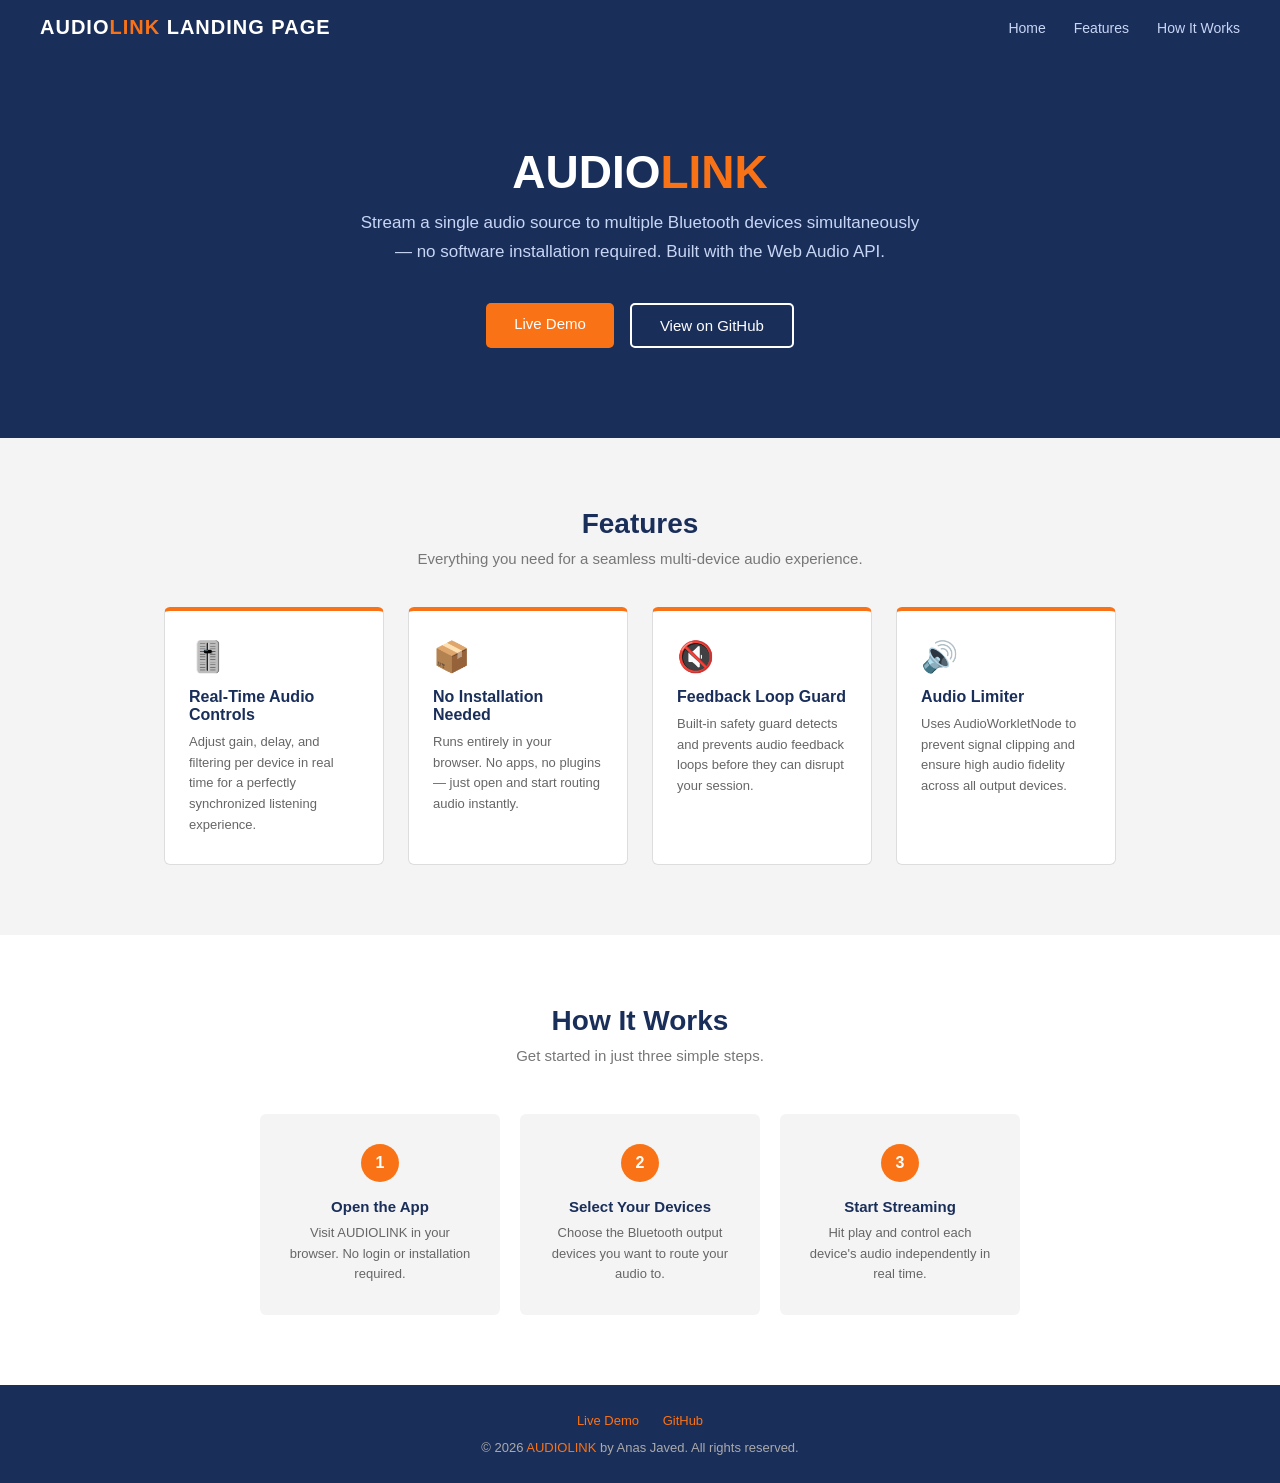
<file: index.html>
<!doctype html>
<html lang="en">
  <head>
    <meta charset="UTF-8" />
    <meta name="viewport" content="width=device-width, initial-scale=1.0" />
    <title>AUDIOLINK - Landing Page</title>
    <link rel="stylesheet" href="style.css" />
  </head>
  <body>
    <!-- Navbar -->
    <nav>
      <div class="logo">AUDIO<span>LINK</span> LANDING PAGE</div>
      <ul>
        <li><a href="#hero">Home</a></li>
        <li><a href="#features">Features</a></li>
        <li><a href="#how-it-works">How It Works</a></li>
      </ul>
    </nav>

    <header>
      <section id="hero">
        <h1>AUDIO<span>LINK</span></h1>
        <p>
          Stream a single audio source to multiple Bluetooth devices
          simultaneously — no software installation required. Built with the Web
          Audio API.
        </p>
        <div class="hero-buttons">
          <a
            href="https://anasjaved28.github.io/AUDIO_LINK/"
            target="_blank"
            class="btn-orange"
            >Live Demo</a
          >
          <a
            href="https://github.com/anasjaved28/AUDIO_LINK"
            target="_blank"
            class="btn-outline"
            >View on GitHub</a
          >
        </div>
      </section>
    </header>

    <main>
      <section id="features">
        <h2>Features</h2>
        <p class="subtitle">
          Everything you need for a seamless multi-device audio experience.
        </p>
        <div class="features-grid">
          <div class="feature-card">
            <div class="icon">🎚️</div>
            <h3>Real-Time Audio Controls</h3>
            <p>
              Adjust gain, delay, and filtering per device in real time for a
              perfectly synchronized listening experience.
            </p>
          </div>

          <div class="feature-card">
            <div class="icon">📦</div>
            <h3>No Installation Needed</h3>
            <p>
              Runs entirely in your browser. No apps, no plugins — just open and
              start routing audio instantly.
            </p>
          </div>

          <div class="feature-card">
            <div class="icon">🔇</div>
            <h3>Feedback Loop Guard</h3>
            <p>
              Built-in safety guard detects and prevents audio feedback loops
              before they can disrupt your session.
            </p>
          </div>

          <div class="feature-card">
            <div class="icon">🔊</div>
            <h3>Audio Limiter</h3>
            <p>
              Uses AudioWorkletNode to prevent signal clipping and ensure high
              audio fidelity across all output devices.
            </p>
          </div>
        </div>
      </section>

      <!-- How It Works -->
      <section id="how-it-works">
        <h2>How It Works</h2>
        <p class="subtitle">Get started in just three simple steps.</p>
        <div class="steps">
          <div class="step">
            <div class="step-number">1</div>
            <h3>Open the App</h3>
            <p>
              Visit AUDIOLINK in your browser. No login or installation
              required.
            </p>
          </div>

          <div class="step">
            <div class="step-number">2</div>
            <h3>Select Your Devices</h3>
            <p>
              Choose the Bluetooth output devices you want to route your audio
              to.
            </p>
          </div>

          <div class="step">
            <div class="step-number">3</div>
            <h3>Start Streaming</h3>
            <p>
              Hit play and control each device's audio independently in real
              time.
            </p>
          </div>
        </div>
      </section>
    </main>

    <footer>
      <div class="footer-links">
        <a href="https://anasjaved28.github.io/AUDIO_LINK/" target="_blank"
          >Live Demo</a
        >
        <a href="https://github.com/anasjaved28/AUDIO_LINK" target="_blank"
          >GitHub</a
        >
      </div>
      <p>© 2026 <span>AUDIOLINK</span> by Anas Javed. All rights reserved.</p>
    </footer>
  </body>
</html>
</file>
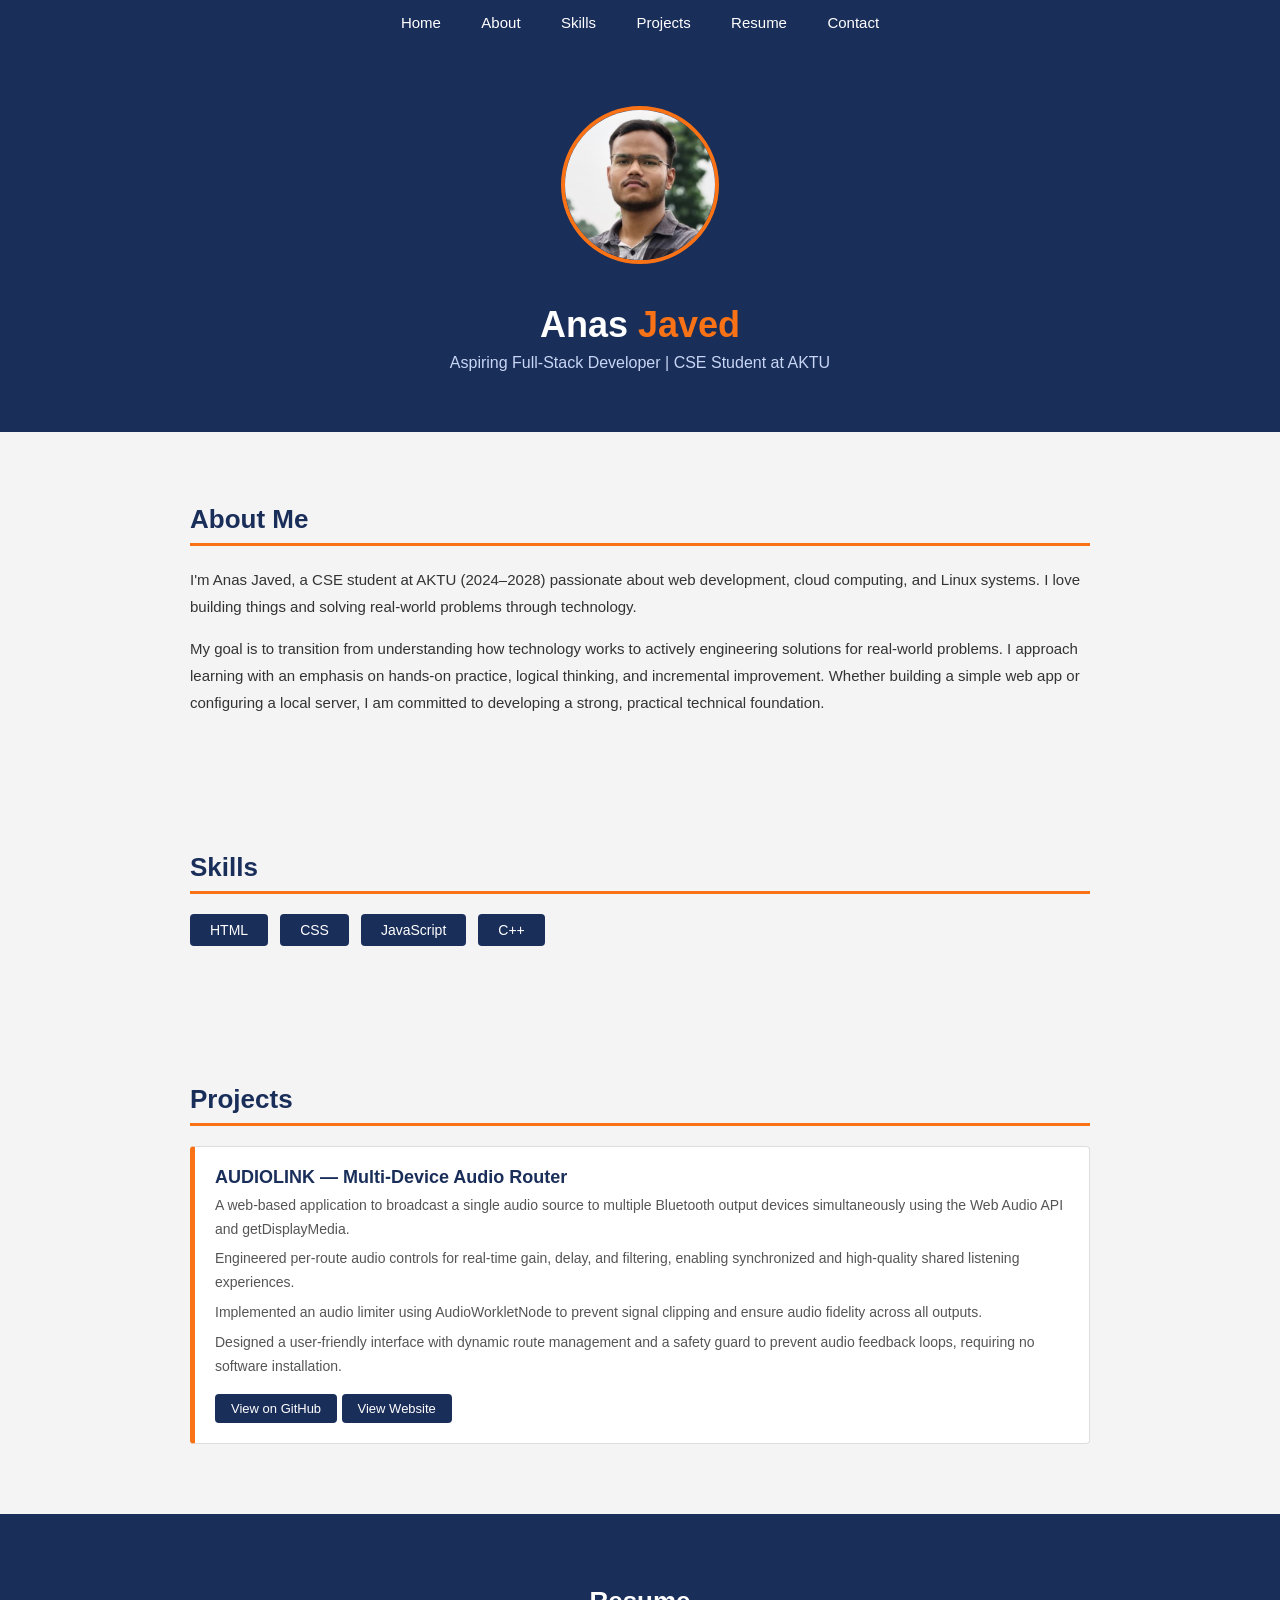
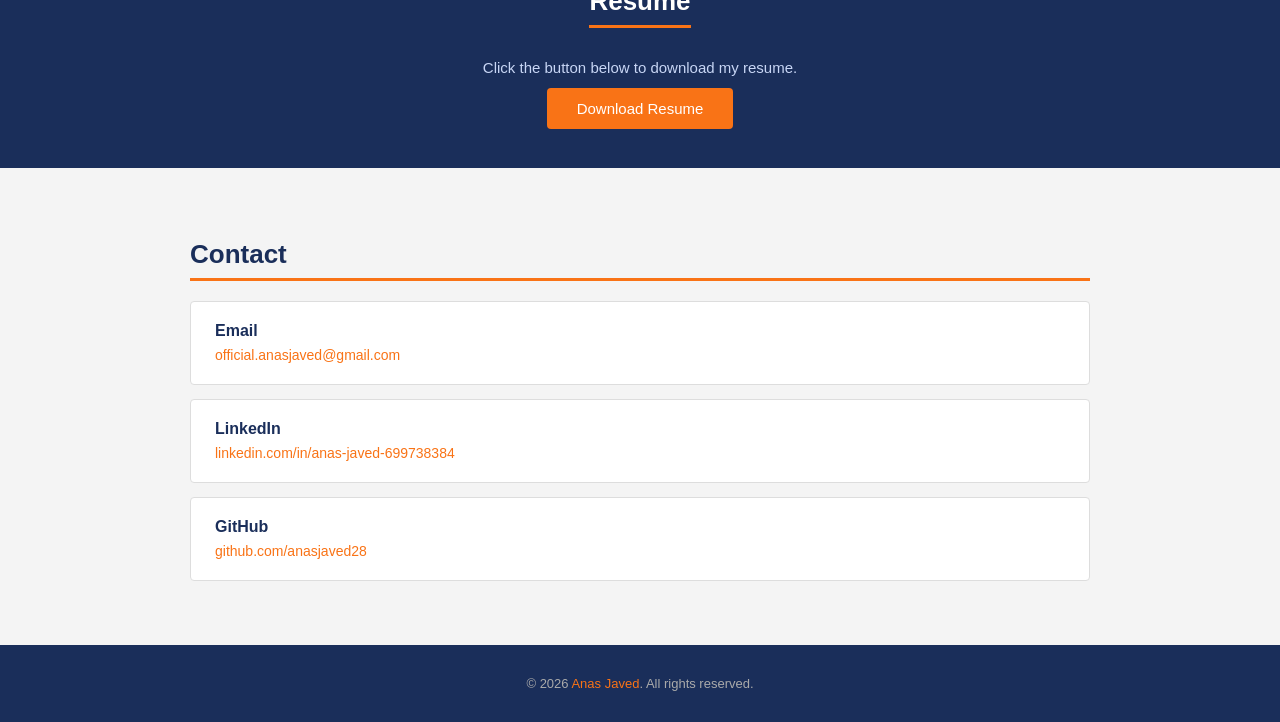
<file: task1/index.html>
<!doctype html>
<html lang="en">
  <head>
    <meta charset="UTF-8" />
    <meta name="viewport" content="width=device-width, initial-scale=1.0" />
    <title>Anas Javed - Portfolio</title>
    <link rel="stylesheet" href="style.css" />
  </head>
  <body>
    <!-- Navbar -->
    <nav class="navbar">
      <a href="#home">Home</a>
      <a href="#about">About</a>
      <a href="#skills">Skills</a>
      <a href="#projects">Projects</a>
      <a href="#resume">Resume</a>
      <a href="#contact">Contact</a>
    </nav>

    <header>
      <section id="home">
        <img
          class="photo-placeholder"
          src="assets/photo.jpeg"
          alt="Anas Javed"
        />
        <h1>Anas <span>Javed</span></h1>
        <p>Aspiring Full-Stack Developer | CSE Student at AKTU</p>
      </section>
    </header>

    <main>
      <section id="about">
        <h2>About Me</h2>
        <p>
          I'm Anas Javed, a CSE student at AKTU (2024–2028) passionate about web
          development, cloud computing, and Linux systems. I love building
          things and solving real-world problems through technology.
        </p>
        <p>
          My goal is to transition from understanding how technology works to
          actively engineering solutions for real-world problems. I approach
          learning with an emphasis on hands-on practice, logical thinking, and
          incremental improvement. Whether building a simple web app or
          configuring a local server, I am committed to developing a strong,
          practical technical foundation.
        </p>
      </section>

      <section id="skills">
        <h2>Skills</h2>
        <ul class="skills-list">
          <li>HTML</li>
          <li>CSS</li>
          <li>JavaScript</li>
          <li>C++</li>
        </ul>
      </section>

      <section id="projects">
        <h2>Projects</h2>
        <article class="project-box">
          <h3>AUDIOLINK — Multi-Device Audio Router</h3>
          <p>
            A web-based application to broadcast a single audio source to
            multiple Bluetooth output devices simultaneously using the Web Audio
            API and getDisplayMedia.
          </p>
          <p>
            Engineered per-route audio controls for real-time gain, delay, and
            filtering, enabling synchronized and high-quality shared listening
            experiences.
          </p>
          <p>
            Implemented an audio limiter using AudioWorkletNode to prevent
            signal clipping and ensure audio fidelity across all outputs.
          </p>
          <p>
            Designed a user-friendly interface with dynamic route management and
            a safety guard to prevent audio feedback loops, requiring no
            software installation.
          </p>
          <a href="https://github.com/anasjaved28/AUDIO_LINK" target="_blank"
            >View on GitHub</a
          >
          <a href="https://anasjaved28.github.io/AUDIO_LINK/" target="_blank"
            >View Website</a
          >
        </article>
      </section>

      <section id="resume">
        <h2>Resume</h2>
        <p>Click the button below to download my resume.</p>
        <a href="assets/Resume.pdf" target="_blank" download="Resume.pdf"
          >Download Resume</a
        >
      </section>

      <section id="contact">
        <h2>Contact</h2>

        <div class="contact-box">
          <h3>Email</h3>
          <a
            href="https://mail.google.com/mail/?view=cm&fs=1&to=official.anasjaved@gmail.com"
            target="_blank"
            rel="noopener"
          >
            official.anasjaved@gmail.com
          </a>
        </div>

        <div class="contact-box">
          <h3>LinkedIn</h3>
          <a
            href="https://www.linkedin.com/in/anas-javed-699738384/?skipRedirect=true"
            target="_blank"
            >linkedin.com/in/anas-javed-699738384</a
          >
        </div>

        <div class="contact-box">
          <h3>GitHub</h3>
          <a href="https://github.com/anasjaved28" target="_blank"
            >github.com/anasjaved28</a
          >
        </div>
      </section>
    </main>

    <footer>
      <p>© 2026 <span>Anas Javed</span>. All rights reserved.</p>
    </footer>
  </body>
</html>
</file>
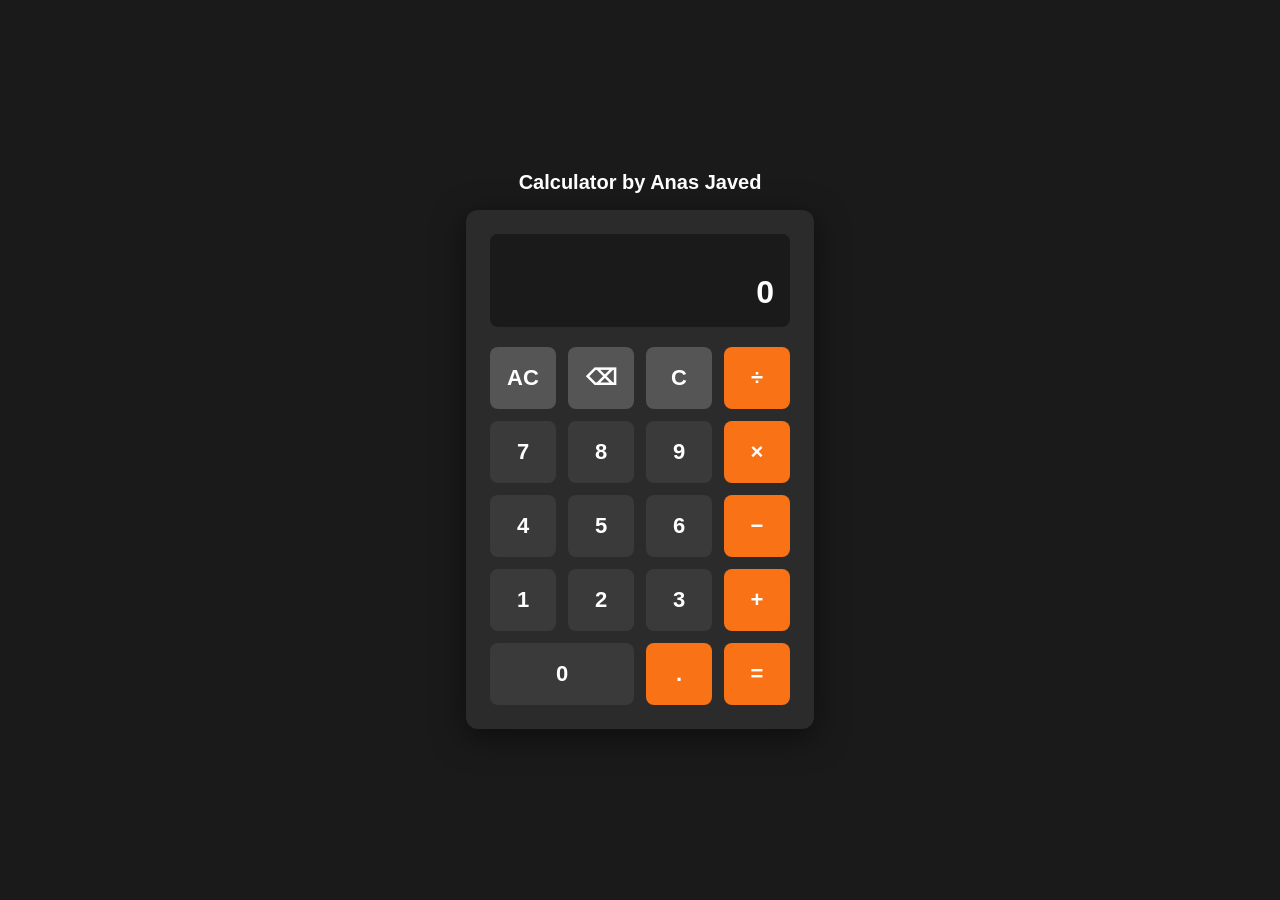
<file: task3/index.html>
<!doctype html>
<html lang="en">
  <head>
    <meta charset="UTF-8" />
    <meta name="viewport" content="width=device-width, initial-scale=1.0" />
    <title>Calculator</title>
    <link rel="stylesheet" href="style.css" />
    <script src="script.js" defer></script>
  </head>
  <body>
    <h1 class="calculator-title">Calculator by Anas Javed</h1>
    <div class="calculator">
      <div class="display">
        <div class="expression" id="expression"></div>
        <div class="result" id="result">0</div>
      </div>

      <!-- Buttons -->
      <div class="buttons">
        <button class="btn-clear" onclick="clearAll()">AC</button>
        <button class="btn-clear" onclick="deleteLast()">⌫</button>
        <button class="btn-clear" onclick="clearAll()">C</button>
        <button class="btn-op" onclick="appendToDisplay('/')">÷</button>

        <button class="btn-num" onclick="appendToDisplay('7')">7</button>
        <button class="btn-num" onclick="appendToDisplay('8')">8</button>
        <button class="btn-num" onclick="appendToDisplay('9')">9</button>
        <button class="btn-op" onclick="appendToDisplay('*')">×</button>

        <button class="btn-num" onclick="appendToDisplay('4')">4</button>
        <button class="btn-num" onclick="appendToDisplay('5')">5</button>
        <button class="btn-num" onclick="appendToDisplay('6')">6</button>
        <button class="btn-op" onclick="appendToDisplay('-')">−</button>

        <button class="btn-num" onclick="appendToDisplay('1')">1</button>
        <button class="btn-num" onclick="appendToDisplay('2')">2</button>
        <button class="btn-num" onclick="appendToDisplay('3')">3</button>
        <button class="btn-op" onclick="appendToDisplay('+')">+</button>

        <button class="btn-num btn-zero" onclick="appendToDisplay('0')">
          0
        </button>
        <button class="btn-op" onclick="appendToDisplay('.')">.</button>
        <button class="btn-eq" onclick="calculate()">=</button>
      </div>
    </div>
  </body>
</html>
</file>
<file: style.css>
* {
  margin: 0;
  padding: 0;
  box-sizing: border-box;
}

body {
  font-family: Arial, sans-serif;
  color: #333;
  background-color: #fff;
}

/* ── Navbar ── */
nav {
  background-color: #1a2e5a;
  padding: 16px 40px;
  display: flex;
  justify-content: space-between;
  align-items: center;
  position: sticky;
  top: 0;
}

nav .logo {
  color: white;
  font-size: 20px;
  font-weight: bold;
  letter-spacing: 1px;
}

nav .logo span {
  color: #f97316;
}

nav ul {
  list-style: none;
  display: flex;
  gap: 28px;
}

nav ul a {
  color: #c8d6f5;
  text-decoration: none;
  font-size: 14px;
}

nav ul a:hover {
  color: #f97316;
}

/* ── Hero ── */
#hero {
  background-color: #1a2e5a;
  color: white;
  text-align: center;
  padding: 90px 20px;
}

#hero h1 {
  font-size: 46px;
  margin-bottom: 10px;
}

#hero h1 span {
  color: #f97316;
}

#hero p {
  font-size: 17px;
  color: #c8d6f5;
  max-width: 560px;
  margin: 0 auto 36px;
  line-height: 1.7;
}

.hero-buttons {
  display: flex;
  justify-content: center;
  gap: 16px;
  flex-wrap: wrap;
}

.btn-orange {
  background-color: #f97316;
  color: white;
  padding: 12px 28px;
  text-decoration: none;
  border-radius: 5px;
  font-size: 15px;
}

.btn-orange:hover {
  background-color: #e06010;
}

.btn-outline {
  background-color: transparent;
  color: white;
  padding: 12px 28px;
  text-decoration: none;
  border-radius: 5px;
  font-size: 15px;
  border: 2px solid white;
}

.btn-outline:hover {
  background-color: rgba(255, 255, 255, 0.1);
}

/* ── Features ── */
#features {
  padding: 70px 40px;
  background-color: #f4f4f4;
  text-align: center;
}

#features h2 {
  font-size: 28px;
  color: #1a2e5a;
  margin-bottom: 10px;
}

#features .subtitle {
  color: #777;
  font-size: 15px;
  margin-bottom: 40px;
}

.features-grid {
  display: flex;
  flex-wrap: wrap;
  gap: 24px;
  justify-content: center;
  max-width: 1000px;
  margin: 0 auto;
}

.feature-card {
  background-color: white;
  border: 1px solid #ddd;
  border-top: 4px solid #f97316;
  border-radius: 6px;
  padding: 28px 24px;
  width: 220px;
  text-align: left;
}

.feature-card .icon {
  font-size: 30px;
  margin-bottom: 14px;
}

.feature-card h3 {
  font-size: 16px;
  color: #1a2e5a;
  margin-bottom: 8px;
}

.feature-card p {
  font-size: 13px;
  color: #666;
  line-height: 1.6;
}

/* ── How It Works ── */
#how-it-works {
  padding: 70px 40px;
  text-align: center;
}

#how-it-works h2 {
  font-size: 28px;
  color: #1a2e5a;
  margin-bottom: 10px;
}

#how-it-works .subtitle {
  color: #777;
  font-size: 15px;
  margin-bottom: 50px;
}

.steps {
  display: flex;
  flex-wrap: wrap;
  justify-content: center;
  gap: 20px;
  max-width: 900px;
  margin: 0 auto;
}

.step {
  background-color: #f4f4f4;
  border-radius: 6px;
  padding: 30px 24px;
  width: 240px;
  text-align: center;
  position: relative;
}

.step-number {
  background-color: #f97316;
  color: white;
  width: 38px;
  height: 38px;
  border-radius: 50%;
  font-size: 16px;
  font-weight: bold;
  display: flex;
  align-items: center;
  justify-content: center;
  margin: 0 auto 16px;
}

.step h3 {
  font-size: 15px;
  color: #1a2e5a;
  margin-bottom: 8px;
}

.step p {
  font-size: 13px;
  color: #666;
  line-height: 1.6;
}

/* ── Footer ── */
footer {
  background-color: #1a2e5a;
  color: #aaa;
  text-align: center;
  padding: 28px 20px;
  font-size: 13px;
}

footer a {
  color: #f97316;
  text-decoration: none;
  margin: 0 10px;
}

footer a:hover {
  text-decoration: underline;
}

footer .footer-links {
  margin-bottom: 12px;
}

footer span {
  color: #f97316;
}
</file>
<file: task1/style.css>
body {
  font-family: Arial, sans-serif;
  margin: 0;
  padding: 0;
  background-color: #f4f4f4;
  color: #333;
}

/* navbar */
nav {
  background-color: #1a2e5a;
  padding: 14px 0;
  text-align: center;
  position: sticky;
  top: 0;
  z-index: 1000;
}

nav a {
  color: white;
  text-decoration: none;
  margin: 0 18px;
  font-size: 15px;
}

nav a:hover {
  color: #f97316;
}

/* header */
#home {
  background-color: #1a2e5a;
  color: white;
  text-align: center;
  padding: 60px 20px;
}

.photo-placeholder {
  width: 150px;
  height: 150px;
  border-radius: 50%;
  border: 4px solid #f97316;
  background-color: #2a4494;
  display: inline-flex;
  align-items: center;
  justify-content: center;
  color: #aac4ff;
  font-size: 13px;
  margin-bottom: 20px;
}

#home h1 {
  font-size: 36px;
  margin: 16px 0 8px;
}

#home h1 span {
  color: #f97316;
}

#home p {
  font-size: 16px;
  color: #c8d6f5;
  margin: 0;
}

/* main sections */
main section {
  padding: 50px 40px;
  max-width: 900px;
  margin: 0 auto;
}

main section h2 {
  font-size: 26px;
  color: #1a2e5a;
  border-bottom: 3px solid #f97316;
  padding-bottom: 8px;
  margin-bottom: 20px;
}

/* about */
#about p {
  font-size: 15px;
  line-height: 1.8;
}

/* skills */
.skills-list {
  display: flex;
  flex-wrap: wrap;
  gap: 12px;
  padding: 0;
  list-style: none;
}

.skills-list li {
  background-color: #1a2e5a;
  color: white;
  padding: 8px 20px;
  border-radius: 4px;
  font-size: 14px;
}

/* projects */
.project-box {
  background-color: white;
  border: 1px solid #ddd;
  border-left: 5px solid #f97316;
  padding: 20px;
  border-radius: 4px;
  margin-bottom: 20px;
}

.project-box h3 {
  margin: 0 0 6px;
  color: #1a2e5a;
  font-size: 18px;
}

.project-box p {
  font-size: 14px;
  line-height: 1.7;
  color: #555;
  margin: 6px 0;
}

.project-box a {
  display: inline-block;
  margin-top: 10px;
  background-color: #1a2e5a;
  color: white;
  padding: 7px 16px;
  text-decoration: none;
  font-size: 13px;
  border-radius: 4px;
}

.project-box a:hover {
  background-color: #f97316;
}

/* resume */
#resume {
  text-align: center;
  background-color: #1a2e5a;
  color: white;
  padding: 50px 20px;
  max-width: none;
}

#resume h2 {
  color: white;
  border-bottom: 3px solid #f97316;
  display: inline-block;
  padding-bottom: 8px;
  margin-bottom: 16px;
}

#resume p {
  font-size: 15px;
  color: #c8d6f5;
  margin-bottom: 24px;
}

#resume a {
  background-color: #f97316;
  color: white;
  padding: 12px 30px;
  text-decoration: none;
  font-size: 15px;
  border-radius: 4px;
}

#resume a:hover {
  background-color: #e06010;
}

/* contact */
.contact-box {
  background-color: white;
  border: 1px solid #ddd;
  padding: 20px 24px;
  border-radius: 4px;
  margin-bottom: 14px;
}

.contact-box h3 {
  margin: 0 0 6px;
  color: #1a2e5a;
  font-size: 16px;
}

.contact-box a {
  color: #f97316;
  text-decoration: none;
  font-size: 14px;
}

.contact-box a:hover {
  text-decoration: underline;
}

/* footer */
footer {
  background-color: #1a2e5a;
  color: #aaa;
  text-align: center;
  padding: 18px;
  font-size: 13px;
}

footer span {
  color: #f97316;
}
</file>
<file: task3/style.css>
body {
  margin: 0;
  padding: 0;
  background-color: #1a1a1a;
  display: flex;
  flex-direction: column;
  justify-content: center;
  align-items: center;
  height: 100vh;
  font-family: Arial, sans-serif;
  gap: 16px;
}

.calculator-title {
  color: #ffffff;
  font-size: 20px;
  font-weight: bold;
  margin: 0;
}

.calculator {
  background-color: #2b2b2b;
  border-radius: 12px;
  padding: 24px;
  width: 300px;
  box-shadow: 0 8px 32px rgba(0, 0, 0, 0.5);
}

/* display */
.display {
  background-color: #1a1a1a;
  border-radius: 8px;
  padding: 16px;
  text-align: right;
  margin-bottom: 20px;
}

.display .expression {
  color: #888;
  font-size: 13px;
  min-height: 18px;
  margin-bottom: 6px;
  word-break: break-all;
}

.display .result {
  color: white;
  font-size: 32px;
  font-weight: bold;
  word-break: break-all;
}

/* button grid */
.buttons {
  display: grid;
  grid-template-columns: repeat(4, 1fr);
  gap: 12px;
}

button {
  padding: 18px 0;
  font-size: 22px;
  font-weight: bold;
  border: none;
  border-radius: 8px;
  cursor: pointer;
}

/* number buttons */
.btn-num {
  background-color: #3a3a3a;
  color: white;
}

.btn-num:hover {
  background-color: #4a4a4a;
}

/* operator buttons */
.btn-op {
  background-color: #f97316;
  color: white;
}

.btn-op:hover {
  background-color: #e06010;
}

/* clear button */
.btn-clear {
  background-color: #555;
  color: white;
}

.btn-clear:hover {
  background-color: #666;
}

/* equals button */
.btn-eq {
  background-color: #f97316;
  color: white;
}

.btn-eq:hover {
  background-color: #e06010;
}

/* zero spans 2 columns */
.btn-zero {
  grid-column: span 2;
}
</file>
